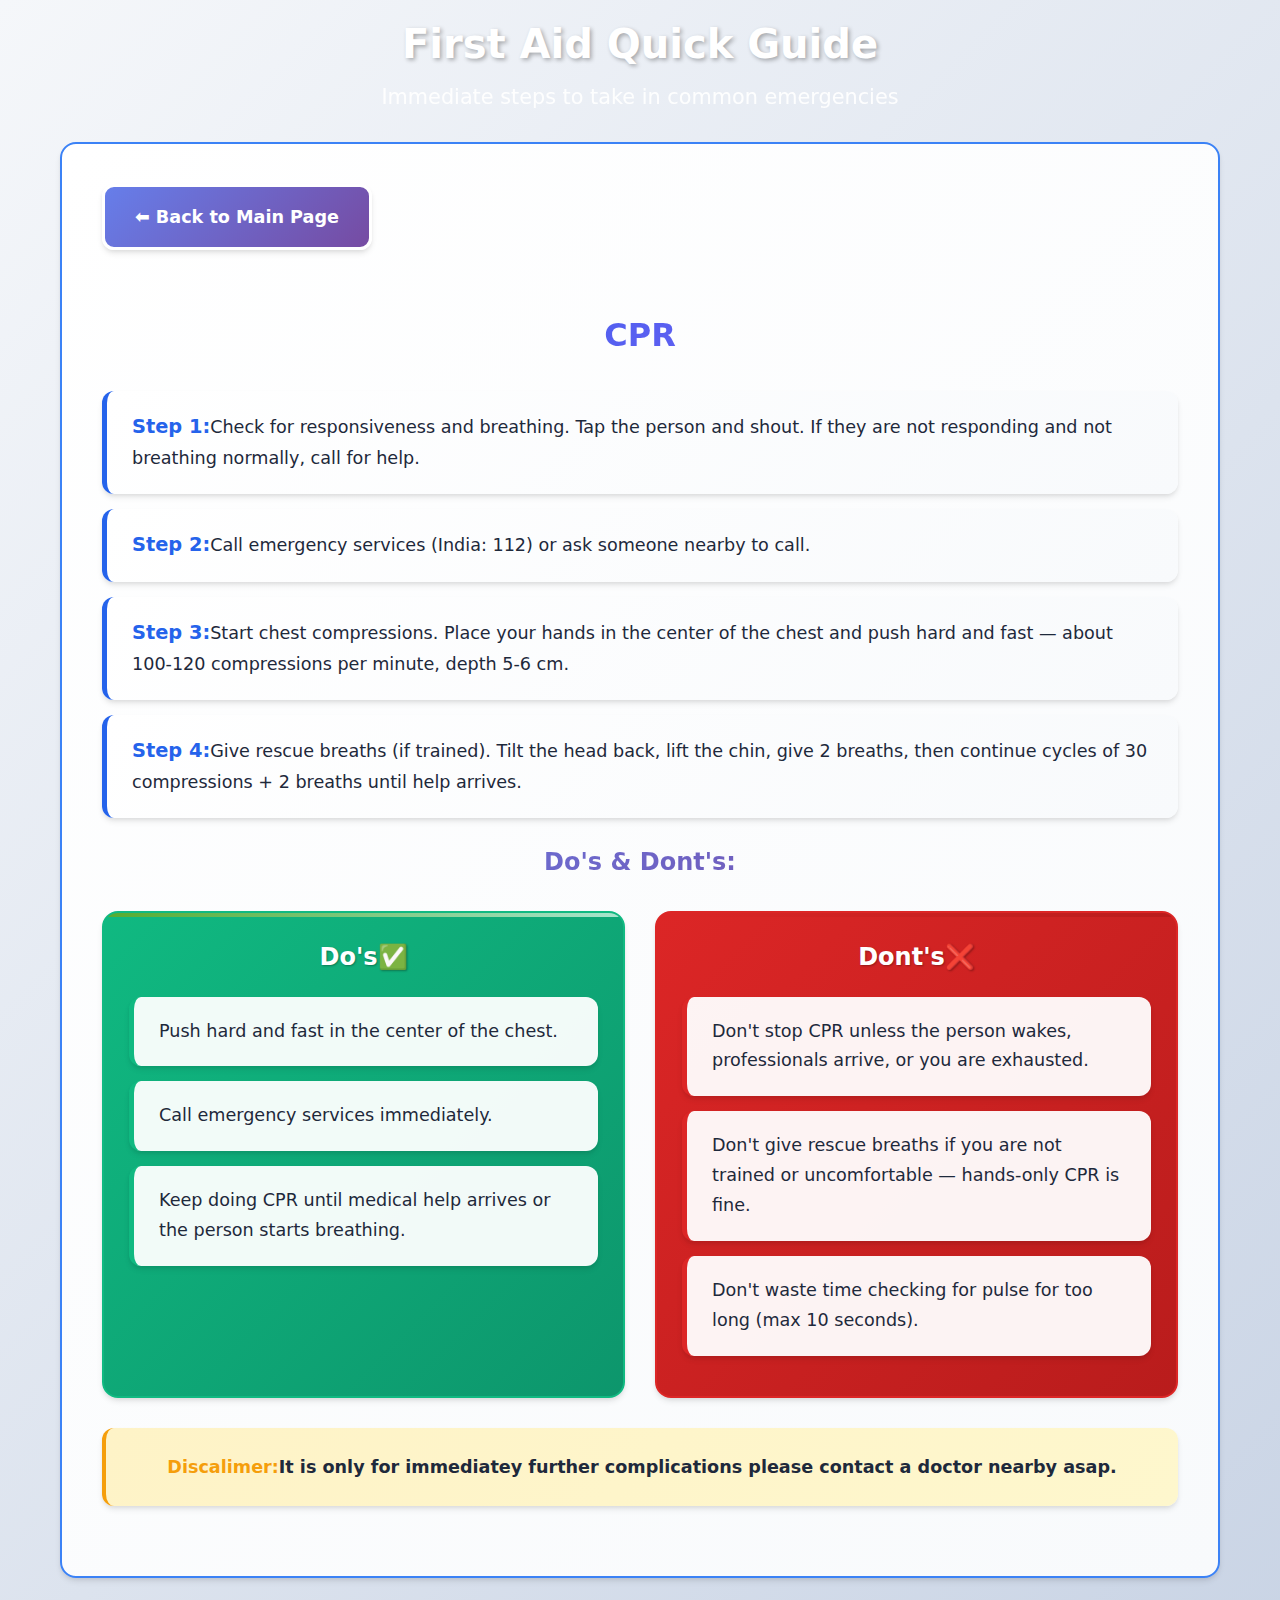
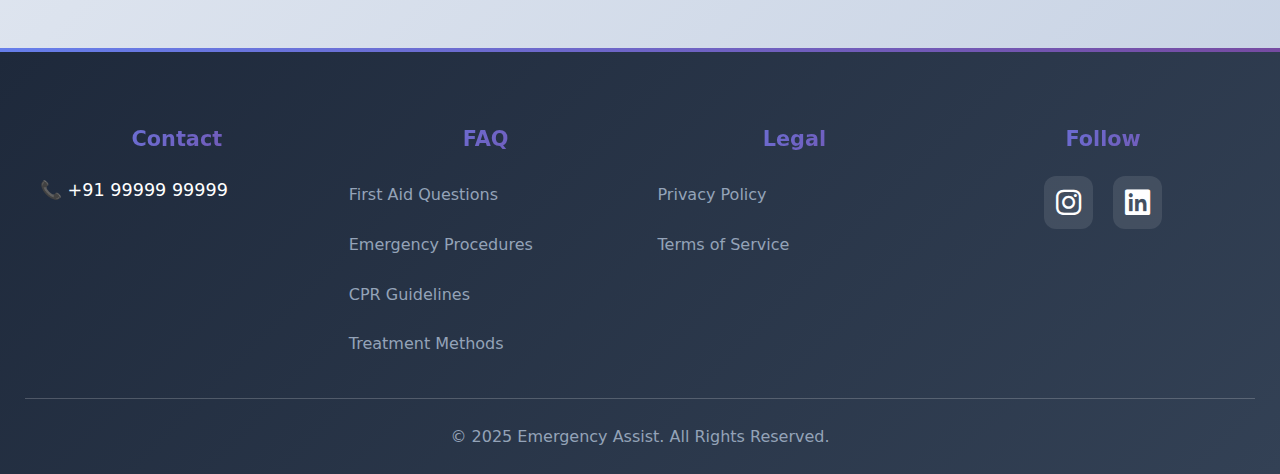
<file: webpro10.html>
<html>
    <head>
        <title>First Aid Guide</title>
        <link rel="stylesheet" type="text/css" href="pagescss.css">
        <link rel="stylesheet" href="https://cdnjs.cloudflare.com/ajax/libs/font-awesome/6.4.0/css/all.min.css">
    </head>
    <body>
        <div class="container">
        <header>   
        <h1>First Aid Quick Guide</h1>
        <p class="subtitle">Immediate steps to take in common emergencies</p>
        </header>
        <div class="content">
        <br><br>
        <a href="index.html" class="nav-button">⬅ Back to Main Page</a>
        <br><br>
        <h2>CPR</h2>
        <!--Here we'll add some images for better understanding-->
        <ul>
            <li><b>Step 1:</b>Check for responsiveness and breathing.
               Tap the person and shout. If they are not responding and not breathing normally, call for help.</li>
            <li><b>Step 2:</b>Call emergency services (India: 112) or ask someone nearby to call.</li>
            <li><b>Step 3:</b>Start chest compressions.
                Place your hands in the center of the chest and push hard and fast — about 100-120 compressions per minute, depth 5-6 cm.</li>
            <li><b>Step 4:</b>Give rescue breaths (if trained).
                Tilt the head back, lift the chin, give 2 breaths, then continue cycles of 30 compressions + 2 breaths until help arrives.</li>
        </ul>
        <br><br>
        <h3>Do's & Dont's:</h3>
        <br>
        <div class="dos-donts">
            <div class="dos">
        <h5>Do's✅</h5>
        <ul>
            <li>Push hard and fast in the center of the chest.</li>
            <li>Call emergency services immediately.</li>
            <li>Keep doing CPR until medical help arrives or the person starts breathing.</li>
        </ul>
        </div>
        <br>
        <div class="donts">
        <h5>Dont's❌</h5>
        <ul>
            <li>Don't stop CPR unless the person wakes, professionals arrive, or you are exhausted.</li>
            <li>Don't give rescue breaths if you are not trained or uncomfortable — hands-only CPR is fine.</li>
            <li>Don't waste time checking for pulse for too long (max 10 seconds).</li>
        </ul>
        </div>
        </div>
        <br><br>
        <div class="disclaimer">
        <p><strong>Discalimer:</strong>It is only for immediatey further complications please contact a doctor nearby  asap.</p>
        </div>
        </div>
        </div>
        <!-- Footer -->
    <footer class="footer">
        <div class="footer-container">
            <div class="footer-contact">
                <h3>Contact</h3>
                <p><a href="tel:+919999999999">📞 +91 99999 99999</a></p>
            </div>
            <div class="footer-faq">
                <h3>FAQ</h3>
                <div class="faq-links">
                    <a href="faq.html" class="faq-link">First Aid Questions</a>
                    <a href="faq.html" class="faq-link">Emergency Procedures</a>
                    <a href="faq.html" class="faq-link">CPR Guidelines</a>
                    <a href="faq.html" class="faq-link">Treatment Methods</a>
                </div>
            </div>
            <div class="footer-links">
                <h3>Legal</h3>
                <div class="legal-links">
                    <a href="privacy-policy.html" class="faq-link">Privacy Policy</a>
                    <a href="terms.html" class="faq-link">Terms of Service</a>
                </div>
            </div>
            <div class="footer-socials">
                <h3>Follow</h3>
                <div class="social-icons">
                    <a href="https://instagram.com/your_profile" target="_blank" aria-label="Instagram" class="social-icon">
                        <i class="fab fa-instagram"></i>
                    </a>
                    <a href="https://linkedin.com/in/your_profile" target="_blank" aria-label="LinkedIn" class="social-icon">
                        <i class="fab fa-linkedin"></i>
                    </a>
                </div>
            </div>
        </div>
        <p class="footer-bottom">© 2025 Emergency Assist. All Rights Reserved.</p>
    </footer>
    </body>
</html>
</file>
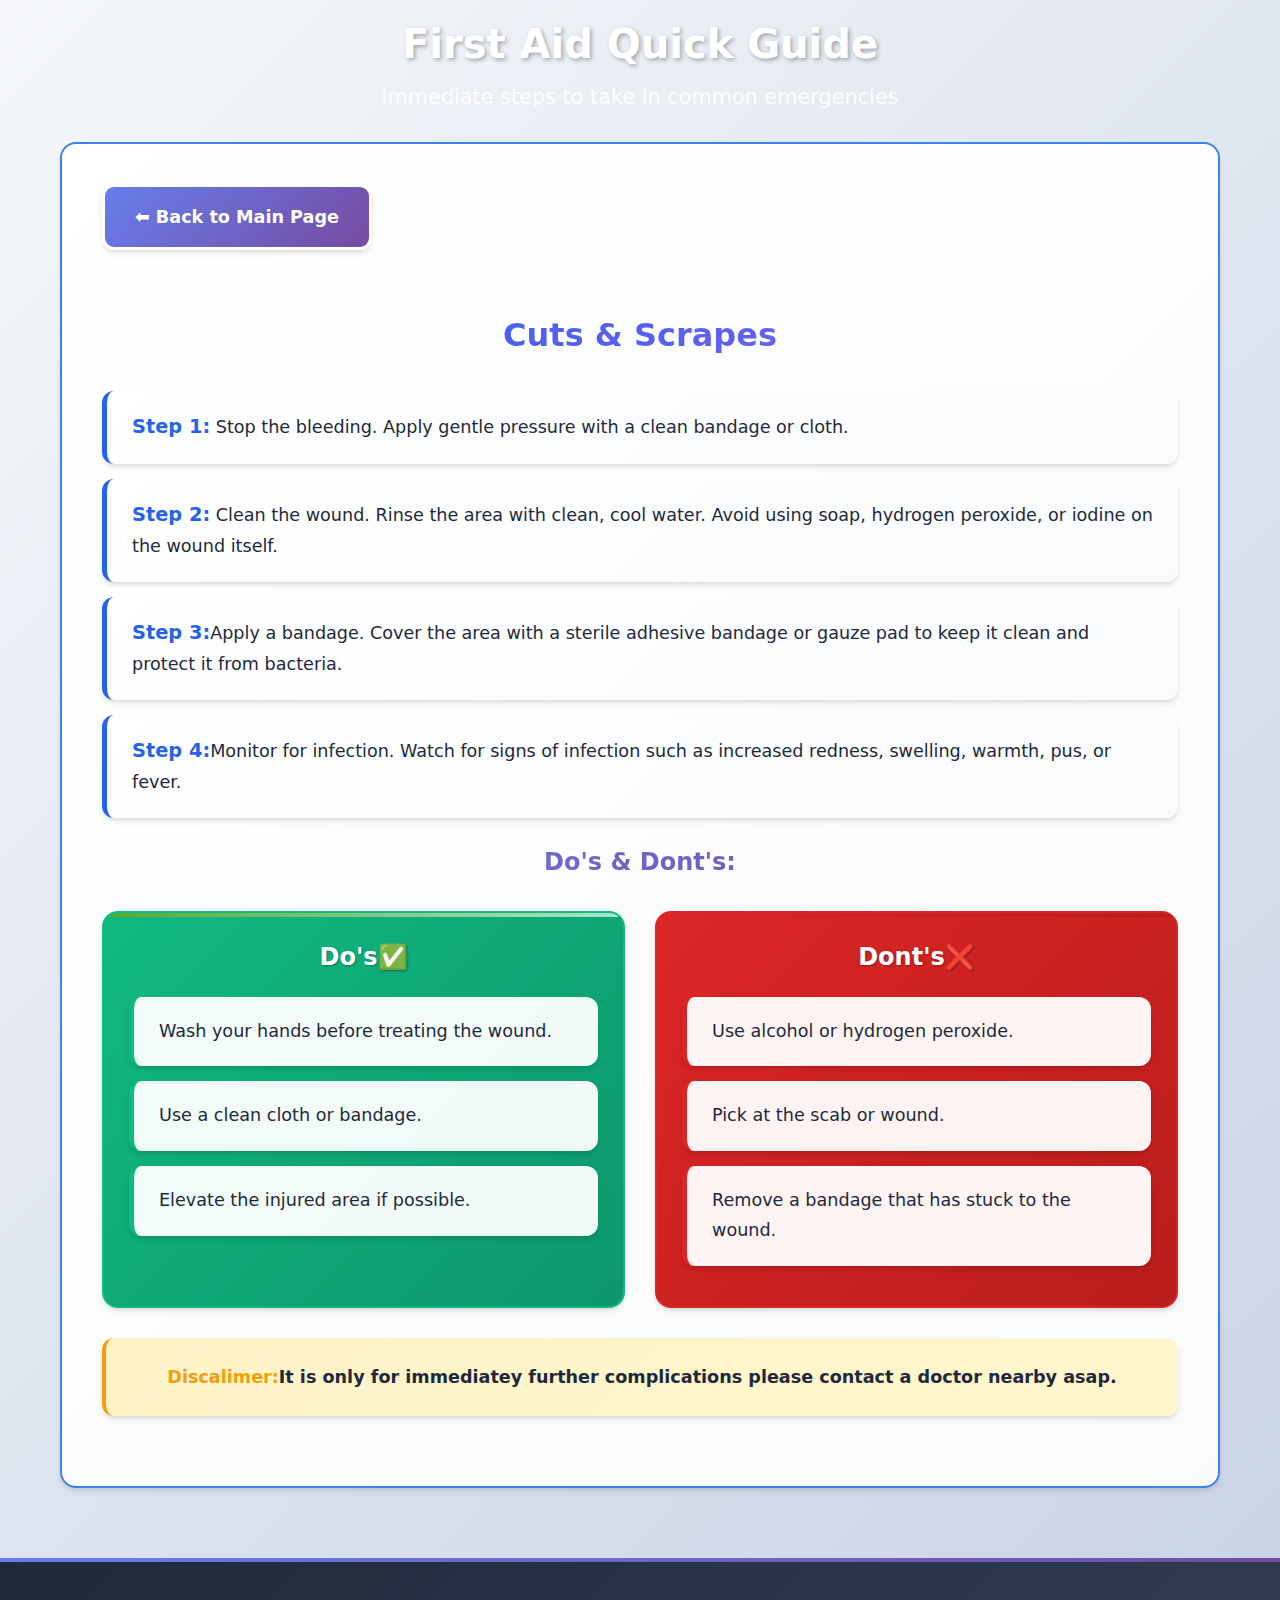
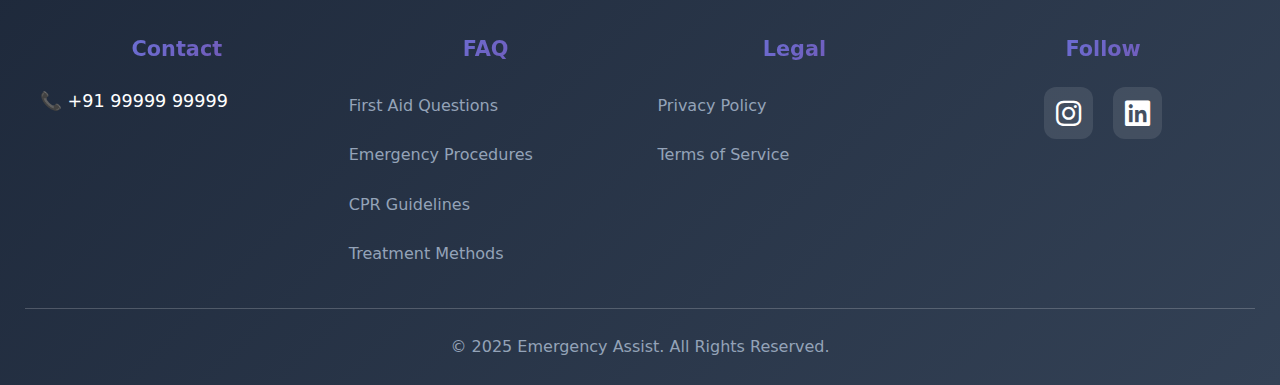
<file: webpro2.html>
<html>
    <head>
        <title>First Aid Guide</title>
        <link rel="stylesheet" type="text/css" href="pagescss.css">
        <link rel="stylesheet" href="https://cdnjs.cloudflare.com/ajax/libs/font-awesome/6.4.0/css/all.min.css">
    </head>
    <body>
        <div class="container">
        <header>   
        <h1>First Aid Quick Guide</h1>
        <p class="subtitle">Immediate steps to take in common emergencies</p>
        </header>
        <div class="content">
        <br><br>
        <a href="webpro.html" class="nav-button">⬅ Back to Main Page</a>
        <br><br>
        <h2>Cuts & Scrapes</h2>
        <!--Here we'll add some images for better understanding-->
        <ul>
            <li><b>Step 1:</b> Stop the bleeding. Apply gentle pressure with a clean bandage or cloth.</li>
            <li><b>Step 2:</b> Clean the wound. Rinse the area with clean, cool water. Avoid using soap, hydrogen peroxide, or iodine on the wound itself.</li>
            <li><b>Step 3:</b>Apply a bandage. Cover the area with a sterile adhesive bandage or gauze pad to keep it clean and protect it from bacteria.</li>
            <li><b>Step 4:</b>Monitor for infection. Watch for signs of infection such as increased redness, swelling, warmth, pus, or fever.</li>
        </ul>
        <br><br>
        <h3>Do's & Dont's:</h3>
        <br>
        <div class="dos-donts">
            <div class="dos">
        <h5>Do's✅</h5>
        <ul>
            <li>Wash your hands before treating the wound.</li>
            <li>Use a clean cloth or bandage.</li>
            <li>Elevate the injured area if possible.</li>
        </ul>
        </div>
        <br>
        <div class="donts">
        <h5>Dont's❌</h5>
        <ul>
            <li>Use alcohol or hydrogen peroxide.</li>
            <li>Pick at the scab or wound.</li>
            <li>Remove a bandage that has stuck to the wound.</li>
        </ul>
        </div>
        </div>
        <br><br>
        <div class="disclaimer">
        <p><strong>Discalimer:</strong>It is only for immediatey further complications please contact a doctor nearby  asap.</p>
        </div>
        </div>
        </div>
        <!-- Footer -->
    <footer class="footer">
        <div class="footer-container">
            <div class="footer-contact">
                <h3>Contact</h3>
                <p><a href="tel:+919999999999">📞 +91 99999 99999</a></p>
            </div>
            <div class="footer-faq">
                <h3>FAQ</h3>
                <div class="faq-links">
                    <a href="faq.html" class="faq-link">First Aid Questions</a>
                    <a href="faq.html" class="faq-link">Emergency Procedures</a>
                    <a href="faq.html" class="faq-link">CPR Guidelines</a>
                    <a href="faq.html" class="faq-link">Treatment Methods</a>
                </div>
            </div>
            <div class="footer-links">
                <h3>Legal</h3>
                <div class="legal-links">
                    <a href="privacy-policy.html" class="faq-link">Privacy Policy</a>
                    <a href="terms.html" class="faq-link">Terms of Service</a>
                </div>
            </div>
            <div class="footer-socials">
                <h3>Follow</h3>
                <div class="social-icons">
                    <a href="https://instagram.com/your_profile" target="_blank" aria-label="Instagram" class="social-icon">
                        <i class="fab fa-instagram"></i>
                    </a>
                    <a href="https://linkedin.com/in/your_profile" target="_blank" aria-label="LinkedIn" class="social-icon">
                        <i class="fab fa-linkedin"></i>
                    </a>
                </div>
            </div>
        </div>
        <p class="footer-bottom">© 2025 Emergency Assist. All Rights Reserved.</p>
    </footer>
    </body>
</html>
</file>
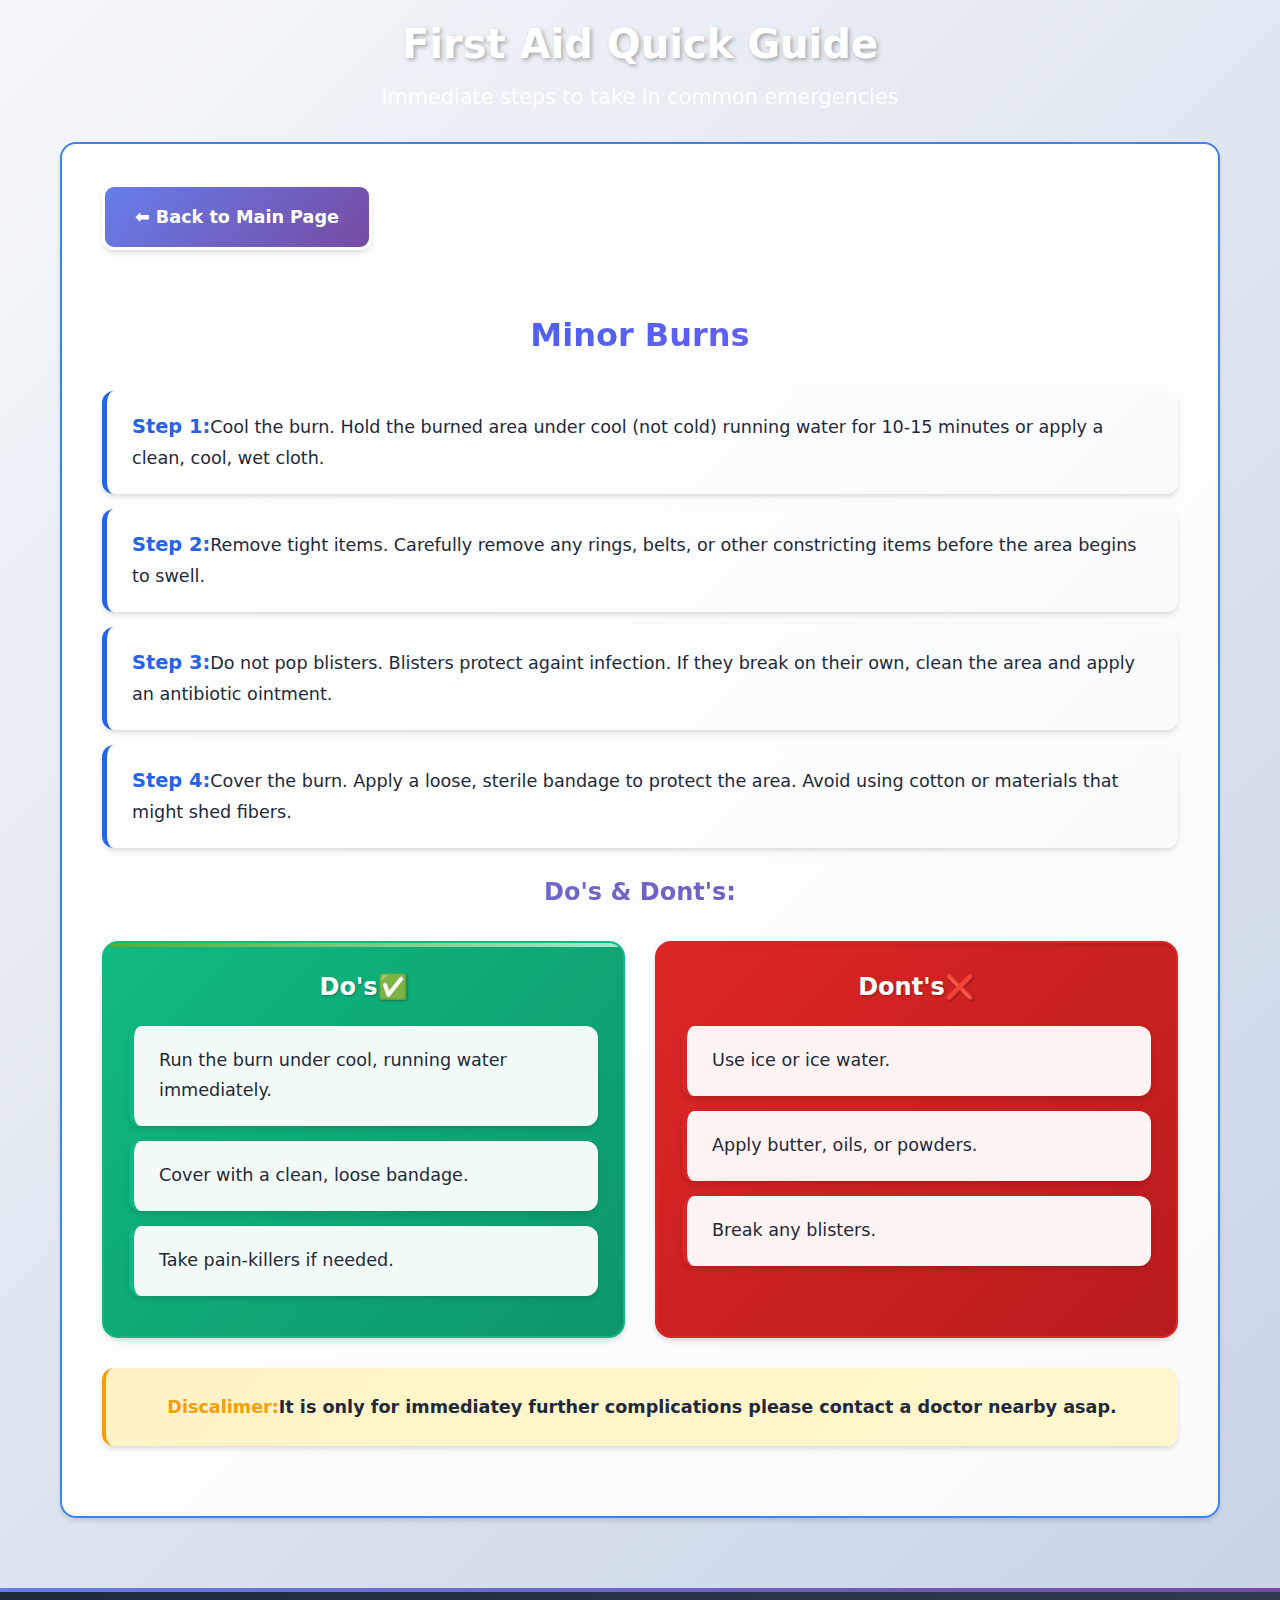
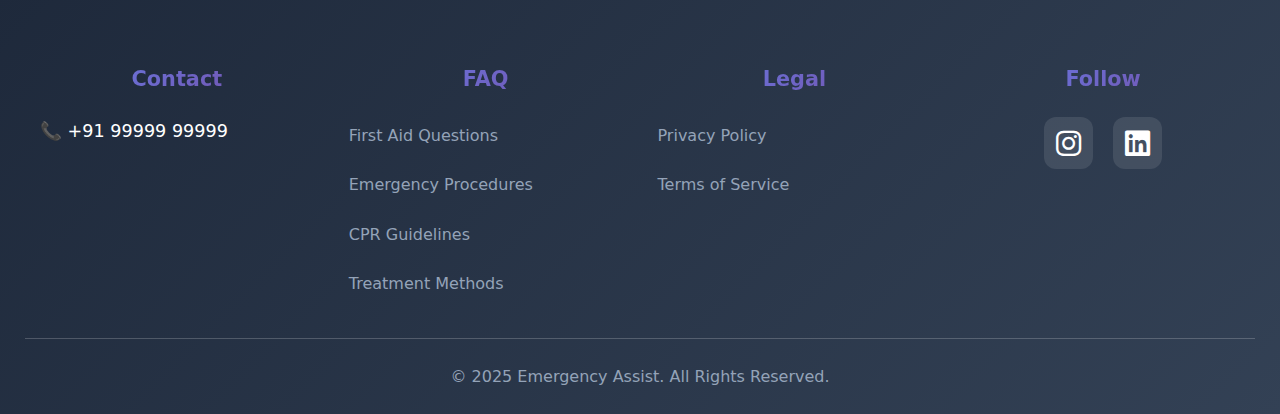
<file: webpro3.html>
<html>
    <head>
        <title>First Aid Guide</title>
        <link rel="stylesheet" type="text/css" href="pagescss.css">
        <link rel="stylesheet" href="https://cdnjs.cloudflare.com/ajax/libs/font-awesome/6.4.0/css/all.min.css">
    </head>
    <body>
        <div class="container">
        <header>
        <h1>First Aid Quick Guide</h1>
        <p class="subtitle">Immediate steps to take in common emergencies</p>
        </header>
        <br><br>
        <div class="content">
        <a href="index.html" class="nav-button"> ⬅ Back to Main Page</a>
        <br><br>
        <h2>Minor Burns</h2>
        <!--Here we'll add some images for better understanding-->
        <ul>
            <li><b>Step 1:</b>Cool the burn. Hold the burned area under cool (not cold) running water for 10-15 minutes or apply a clean, cool, wet cloth.</li>
            <li><b>Step 2:</b>Remove tight items. Carefully remove any rings, belts, or other constricting items before the area begins to swell.</li>
            <li><b>Step 3:</b>Do not pop blisters. Blisters protect againt infection. If they break on their own, clean the area and apply an antibiotic ointment.</li>
            <li><b>Step 4:</b>Cover the burn. Apply a loose, sterile bandage to protect the area. Avoid using cotton or materials that might shed fibers.</li>
        </ul>
        <br><br>
        <h3>Do's & Dont's:</h3>
        <br>
        <div class="dos-donts">
            <div class="dos">
        <h5>Do's✅</h5>
        <ul>
            <li>Run the burn under cool, running water immediately.</li>
            <li>Cover with a clean, loose bandage.</li>
            <li>Take pain-killers if needed.</li>
        </ul>
        </div>
        <br>
        <div class="donts">
        <h5>Dont's❌</h5>
        <ul>
            <li>Use ice or ice water.</li>
            <li>Apply butter, oils, or powders.</li>
            <li>Break any blisters.</li>
        </ul>
        </div>
        </div>
        <br><br>
        <div class="disclaimer">
        <p><strong>Discalimer:</strong>It is only for immediatey further complications please contact a doctor nearby  asap.</p>
        </div>
        </div>  
        </div>
         <!-- Footer -->
    <footer class="footer">
        <div class="footer-container">
            <div class="footer-contact">
                <h3>Contact</h3>
                <p><a href="tel:+919999999999">📞 +91 99999 99999</a></p>
            </div>
            <div class="footer-faq">
                <h3>FAQ</h3>
                <div class="faq-links">
                    <a href="faq.html" class="faq-link">First Aid Questions</a>
                    <a href="faq.html" class="faq-link">Emergency Procedures</a>
                    <a href="faq.html" class="faq-link">CPR Guidelines</a>
                    <a href="faq.html" class="faq-link">Treatment Methods</a>
                </div>
            </div>
            <div class="footer-links">
                <h3>Legal</h3>
                <div class="legal-links">
                    <a href="privacy-policy.html" class="faq-link">Privacy Policy</a>
                    <a href="terms.html" class="faq-link">Terms of Service</a>
                </div>
            </div>
            <div class="footer-socials">
                <h3>Follow</h3>
                <div class="social-icons">
                    <a href="https://instagram.com/your_profile" target="_blank" aria-label="Instagram" class="social-icon">
                        <i class="fab fa-instagram"></i>
                    </a>
                    <a href="https://linkedin.com/in/your_profile" target="_blank" aria-label="LinkedIn" class="social-icon">
                        <i class="fab fa-linkedin"></i>
                    </a>
                </div>
            </div>
        </div>
        <p class="footer-bottom">© 2025 Emergency Assist. All Rights Reserved.</p>
    </footer>
    </body>
</html>
</file>
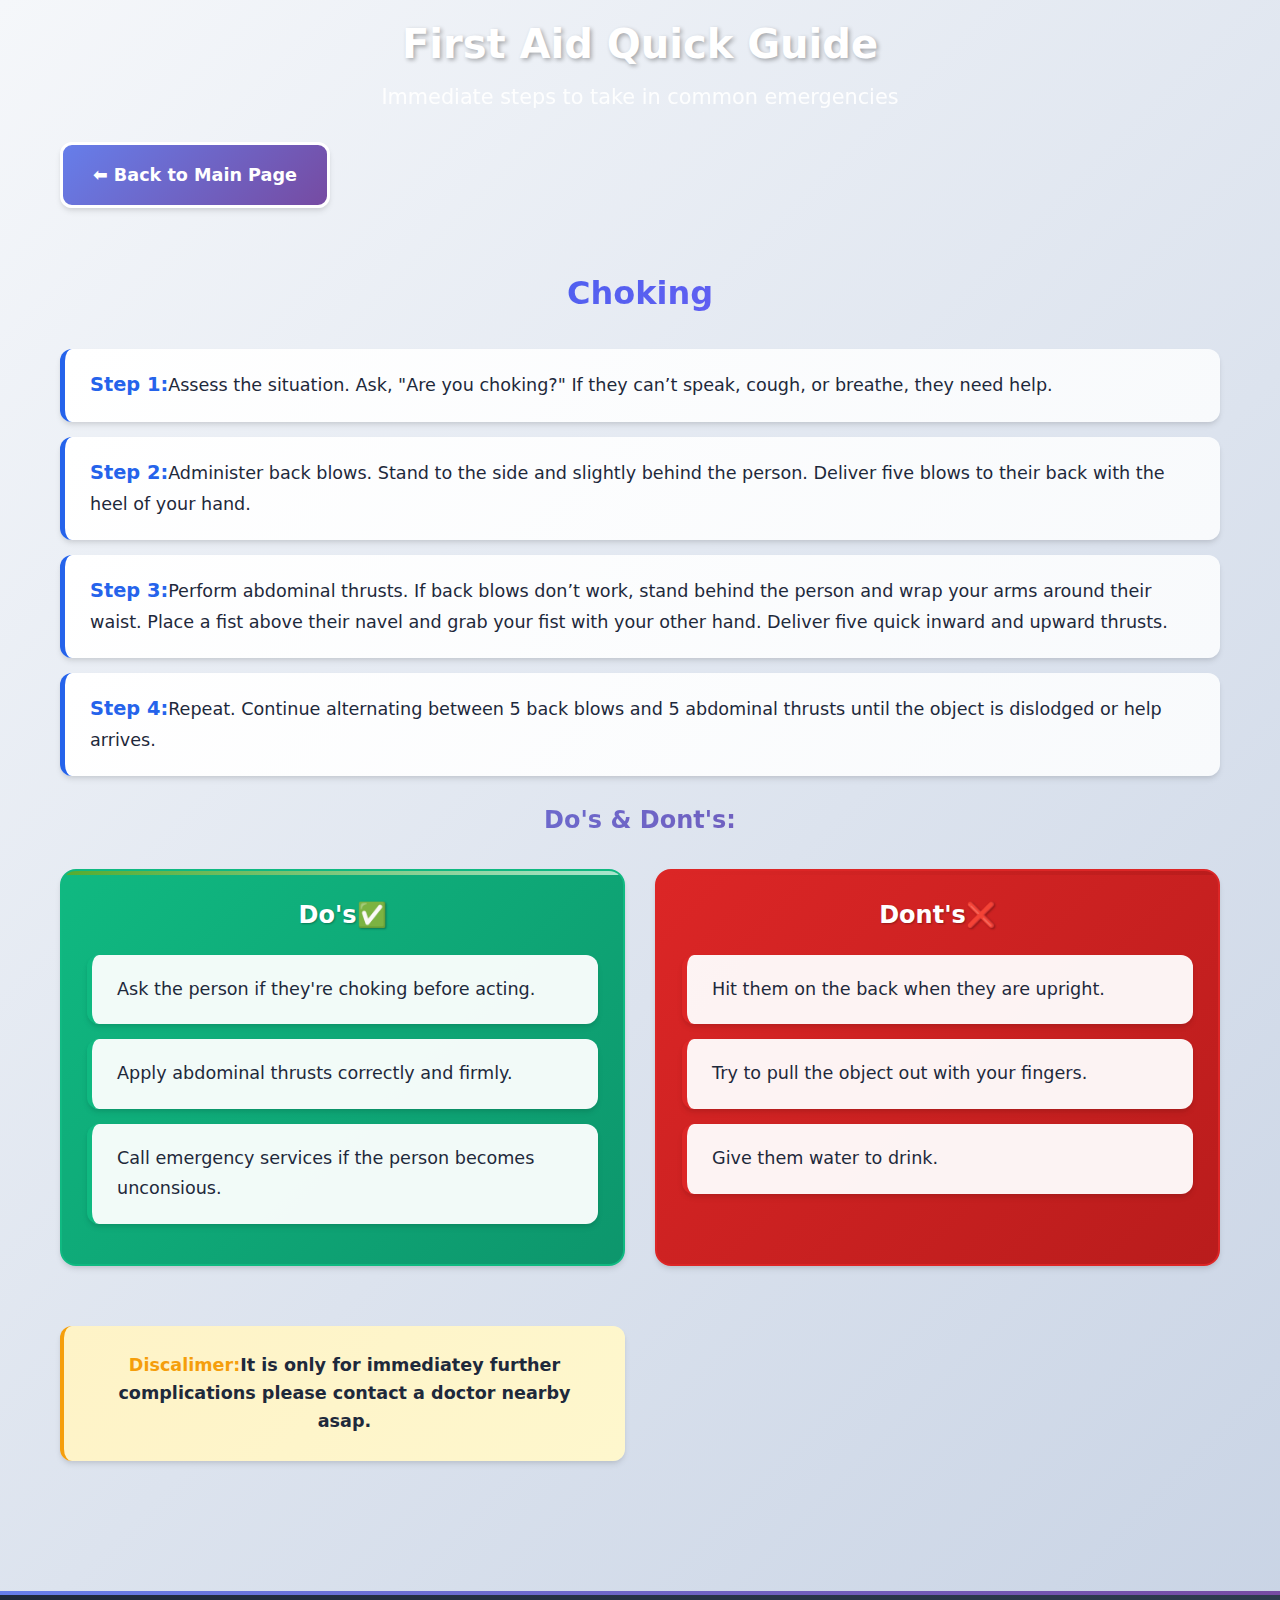
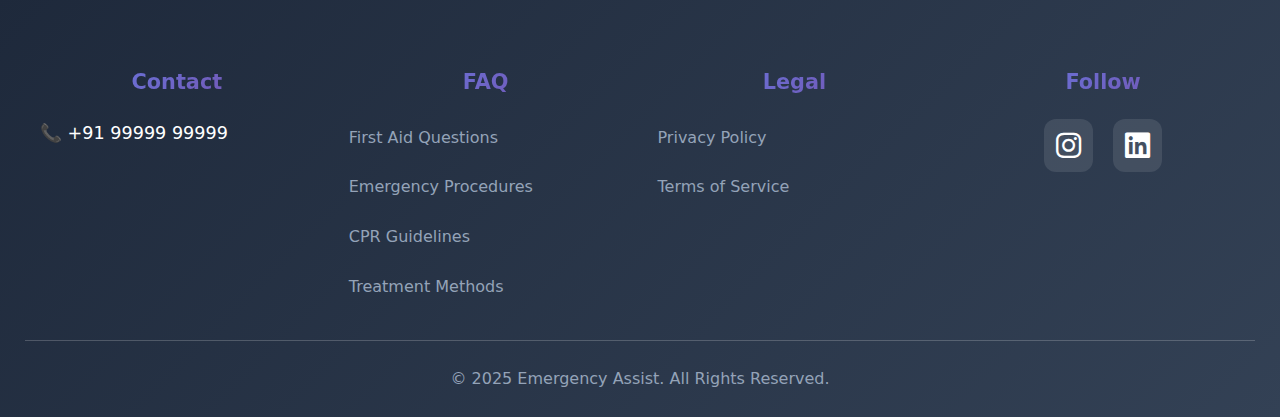
<file: webpro4.html>
<html>
    <head>
        <title>First Aid Guide</title>
        <link rel="stylesheet" type="text/css" href="pagescss.css">
        <link rel="stylesheet" href="https://cdnjs.cloudflare.com/ajax/libs/font-awesome/6.4.0/css/all.min.css">
    </head>
    <body>
        <div class="container">
        <header>
        <h1>First Aid Quick Guide</h1>
        <p class="subtitle">Immediate steps to take in common emergencies</p>
        </header>
        <br><br>
        <a href="webpro.html" class="nav-button">⬅ Back to Main Page</a>
        <br><br>
        <h2>Choking</h2>
        <!--Here we'll add some images for better understanding-->
        <ul>
            <li><b>Step 1:</b>Assess the situation. Ask, "Are you choking?" If they can’t speak, cough, or breathe, they need help.</li>
            <li><b>Step 2:</b>Administer back blows. Stand to the side and slightly behind the person. Deliver five blows to their back with the heel of your hand.</li>
            <li><b>Step 3:</b>Perform abdominal thrusts. If back blows don’t work, stand behind the person and wrap your arms around their waist. Place a fist above their navel and grab your fist with your other hand. Deliver five quick inward and upward thrusts.</li>
            <li><b>Step 4:</b>Repeat. Continue alternating between 5 back blows and 5 abdominal thrusts until the object is dislodged or help arrives.</li>
        </ul>
        <br><br>
        <h3>Do's & Dont's:</h3>
        <br>
        <div class="dos-donts">
            <div class="dos">
        <h5>Do's✅</h5>
        <ul>
            <li>Ask the person if they're choking before acting.</li>
            <li>Apply abdominal thrusts correctly and firmly.</li>
            <li>Call emergency services if the person becomes unconsious.</li>
        </ul>
        </div>
        <br>
        <div class="donts">
        <h5>Dont's❌</h5>
        <ul>
            <li>Hit them on the back when they are upright.</li>
            <li>Try to pull the object out with your fingers.</li>
            <li>Give them water to drink.</li>
        </ul>
        </div>
        <br><br>
        <div class="disclaimer">
        <p><strong>Discalimer:</strong>It is only for immediatey further complications please contact a doctor nearby  asap.</p>
        </div>
        </div>  
        </div>
         <!-- Footer -->
    <footer class="footer">
        <div class="footer-container">
            <div class="footer-contact">
                <h3>Contact</h3>
                <p><a href="tel:+919999999999">📞 +91 99999 99999</a></p>
            </div>
            <div class="footer-faq">
                <h3>FAQ</h3>
                <div class="faq-links">
                    <a href="faq.html" class="faq-link">First Aid Questions</a>
                    <a href="faq.html" class="faq-link">Emergency Procedures</a>
                    <a href="faq.html" class="faq-link">CPR Guidelines</a>
                    <a href="faq.html" class="faq-link">Treatment Methods</a>
                </div>
            </div>
            <div class="footer-links">
                <h3>Legal</h3>
                <div class="legal-links">
                    <a href="privacy-policy.html" class="faq-link">Privacy Policy</a>
                    <a href="terms.html" class="faq-link">Terms of Service</a>
                </div>
            </div>
            <div class="footer-socials">
                <h3>Follow</h3>
                <div class="social-icons">
                    <a href="https://instagram.com/your_profile" target="_blank" aria-label="Instagram" class="social-icon">
                        <i class="fab fa-instagram"></i>
                    </a>
                    <a href="https://linkedin.com/in/your_profile" target="_blank" aria-label="LinkedIn" class="social-icon">
                        <i class="fab fa-linkedin"></i>
                    </a>
                </div>
            </div>
        </div>
        <p class="footer-bottom">© 2025 Emergency Assist. All Rights Reserved.</p>
    </footer>

    </body>
</html>
</file>
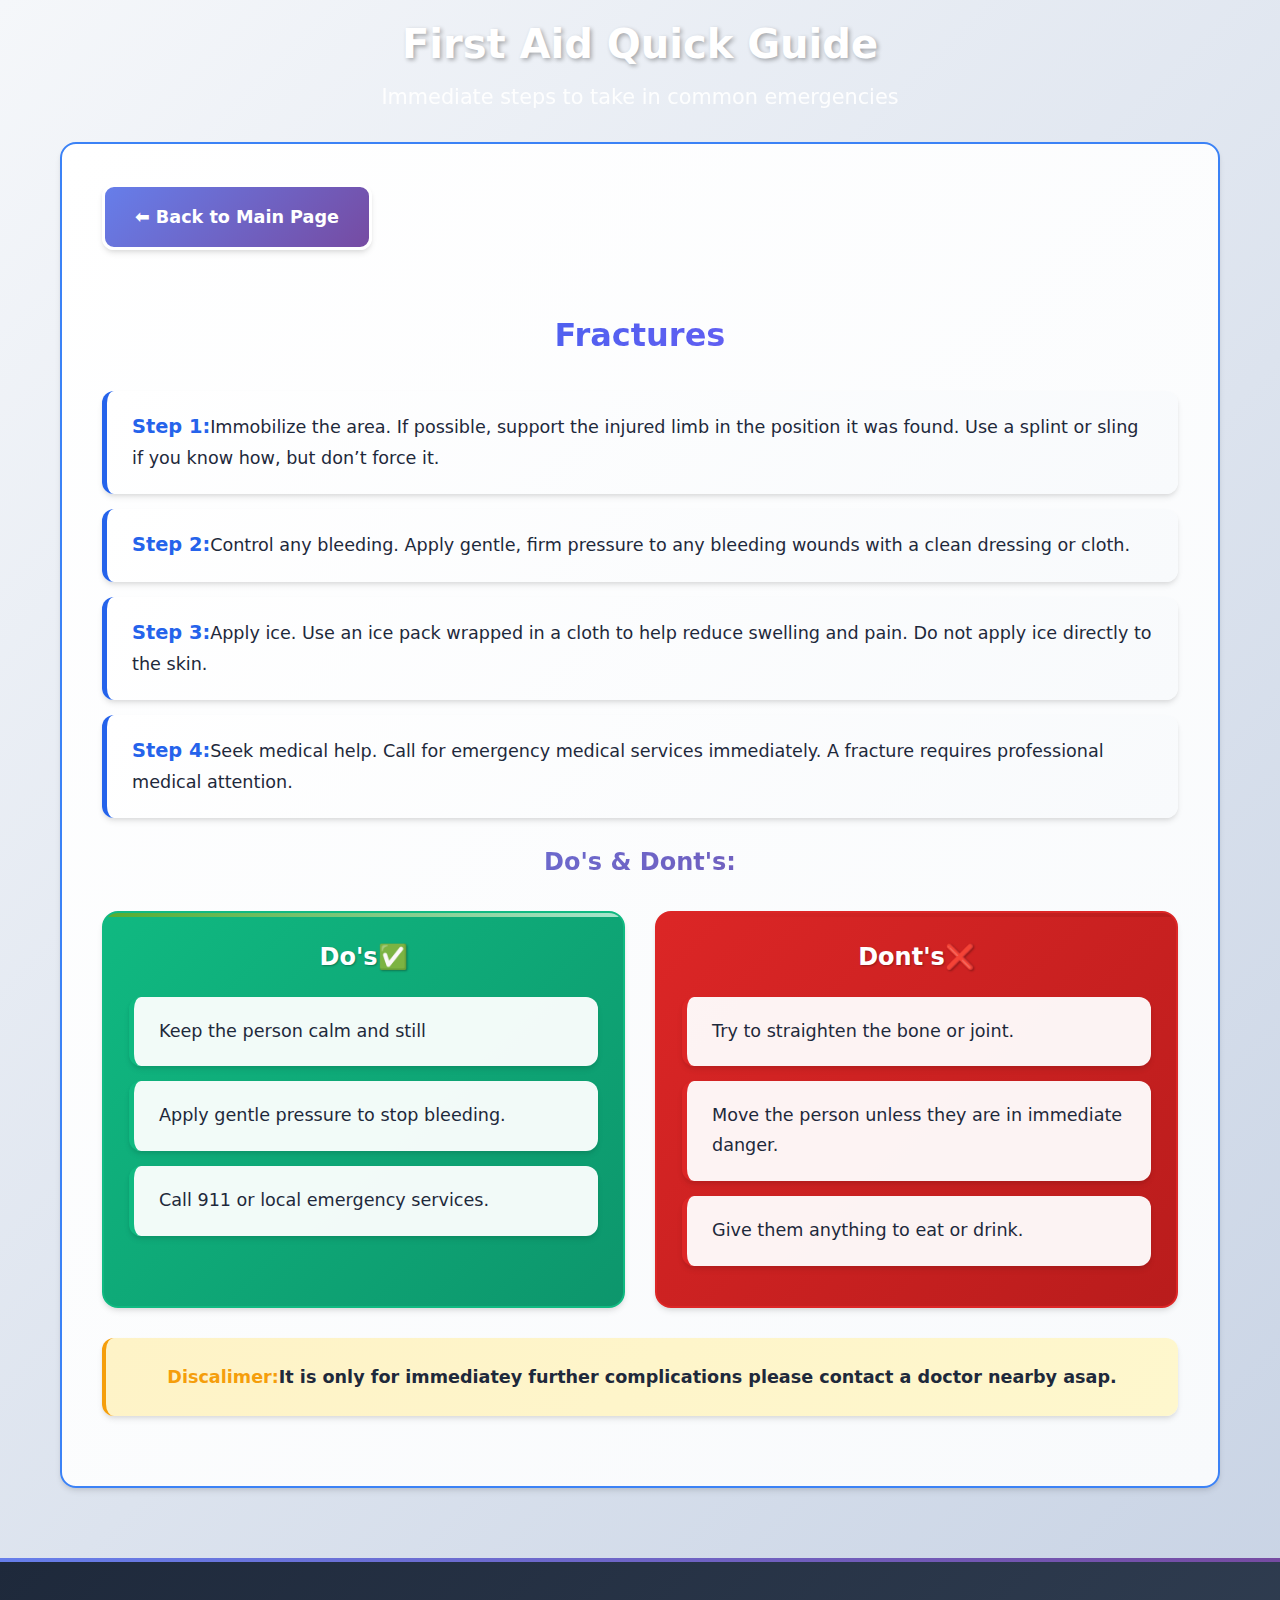
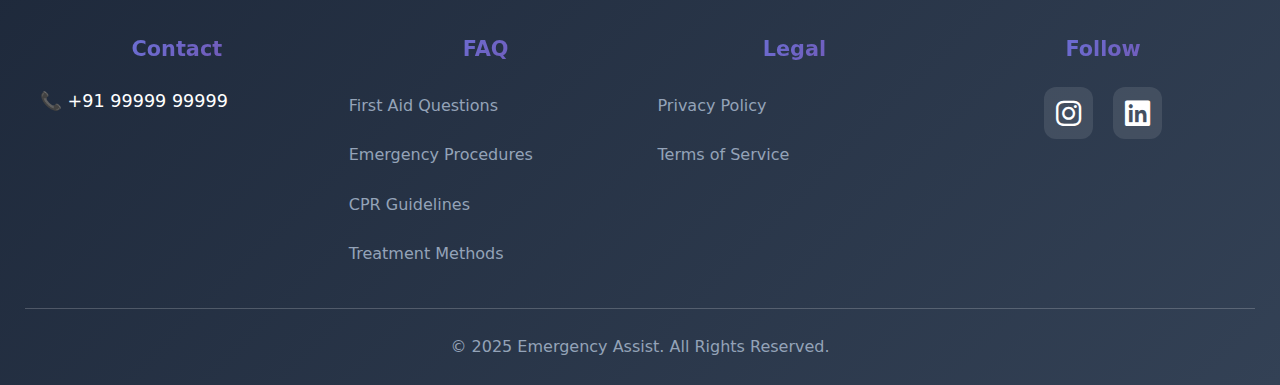
<file: webpro5.html>
<html>
    <head>
        <title>First Aid Guide</title>
        <link rel="stylesheet" type="text/css" href="pagescss.css">
        <link rel="stylesheet" href="https://cdnjs.cloudflare.com/ajax/libs/font-awesome/6.4.0/css/all.min.css">
    </head>
    <body>
        <div class="container">
        <header>
        <h1>First Aid Quick Guide</h1>
        <p class="subtitle">Immediate steps to take in common emergencies</p>
        </header>
        <div class="content">
        <br><br>
        <a href="index.html" class="nav-button">⬅ Back to Main Page</a>
        <br><br>
        <h2>Fractures</h2>
        <!--Here we'll add some images for better understanding-->
        <ul>
            <li><b>Step 1:</b>Immobilize the area. If possible, support the injured limb in the position it was found. Use a splint or sling if you know how, but don’t force it.</li>
            <li><b>Step 2:</b>Control any bleeding. Apply gentle, firm pressure to any bleeding wounds with a clean dressing or cloth.</li>
            <li><b>Step 3:</b>Apply ice. Use an ice pack wrapped in a cloth to help reduce swelling and pain. Do not apply ice directly to the skin.</li>
            <li><b>Step 4:</b>Seek medical help. Call for emergency medical services immediately. A fracture requires professional medical attention.</li>
        </ul>
        <br><br>
        <h3>Do's & Dont's:</h3>
        <br>
        <div class="dos-donts">
            <div class="dos">
        <h5>Do's✅</h5>
        <ul>
            <li>Keep the person calm and still</li>
            <li>Apply gentle pressure to stop bleeding.</li>
            <li>Call 911 or local emergency services.</li>
        </ul>
        </div>
        <br>
        <div class="donts">
        <h5>Dont's❌</h5>
        <ul>
            <li>Try to straighten the bone or joint.</li>
            <li>Move the person unless they are in immediate danger.</li>
            <li>Give them anything to eat or drink.</li>
        </ul>
        </div>
        </div>
         <div class="disclaimer">
        <p><strong>Discalimer:</strong>It is only for immediatey further complications please contact a doctor nearby  asap.</p>
        </div>
        </div>
        </div>
        <!-- Footer -->
    <footer class="footer">
        <div class="footer-container">
            <div class="footer-contact">
                <h3>Contact</h3>
                <p><a href="tel:+919999999999">📞 +91 99999 99999</a></p>
            </div>
            <div class="footer-faq">
                <h3>FAQ</h3>
                <div class="faq-links">
                    <a href="faq.html" class="faq-link">First Aid Questions</a>
                    <a href="faq.html" class="faq-link">Emergency Procedures</a>
                    <a href="faq.html" class="faq-link">CPR Guidelines</a>
                    <a href="faq.html" class="faq-link">Treatment Methods</a>
                </div>
            </div>
            <div class="footer-links">
                <h3>Legal</h3>
                <div class="legal-links">
                    <a href="privacy-policy.html" class="faq-link">Privacy Policy</a>
                    <a href="terms.html" class="faq-link">Terms of Service</a>
                </div>
            </div>
            <div class="footer-socials">
                <h3>Follow</h3>
                <div class="social-icons">
                    <a href="https://instagram.com/your_profile" target="_blank" aria-label="Instagram" class="social-icon">
                        <i class="fab fa-instagram"></i>
                    </a>
                    <a href="https://linkedin.com/in/your_profile" target="_blank" aria-label="LinkedIn" class="social-icon">
                        <i class="fab fa-linkedin"></i>
                    </a>
                </div>
            </div>
        </div>
        <p class="footer-bottom">© 2025 Emergency Assist. All Rights Reserved.</p>
    </footer>
    </body>
</html>
</file>
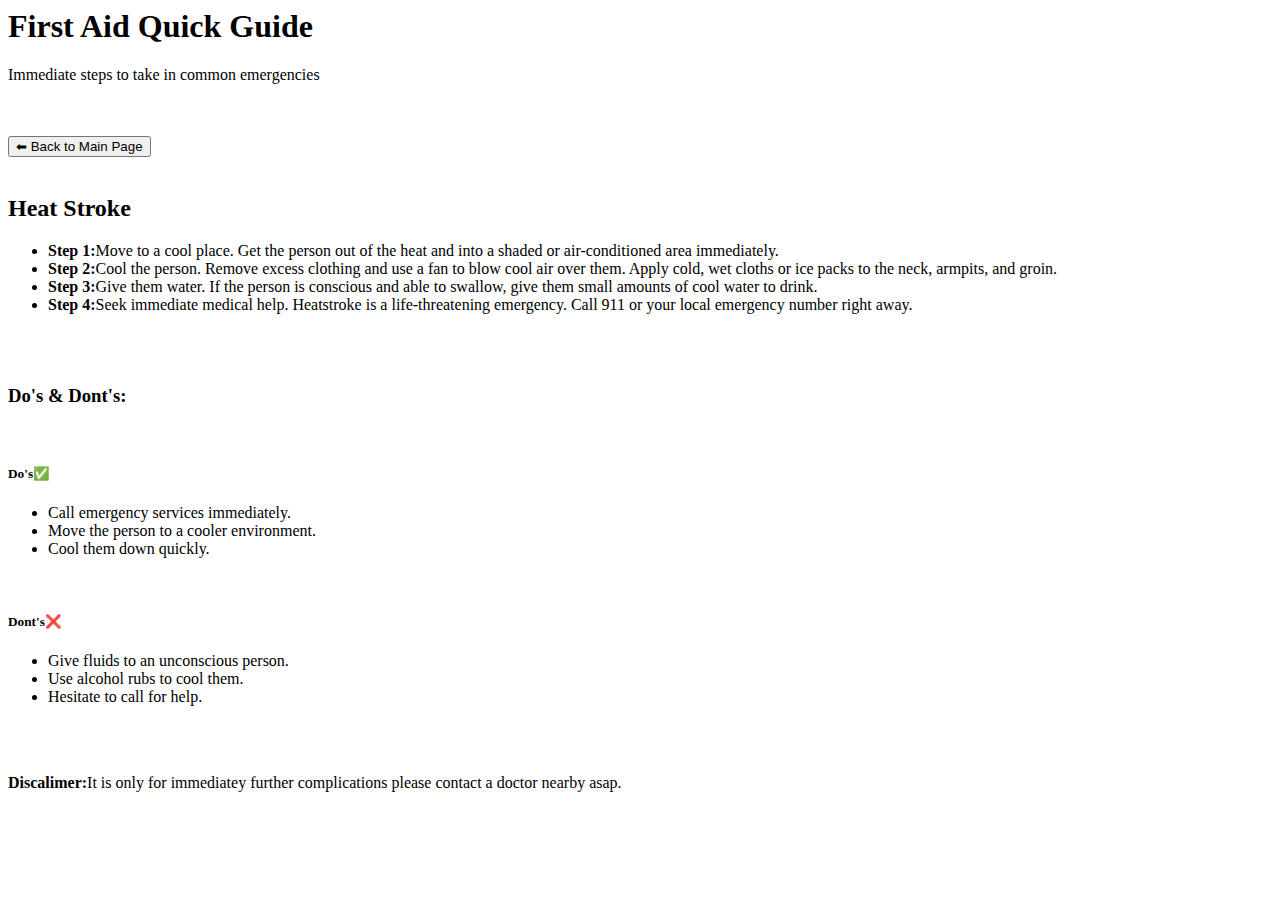
<file: webpro6.html>
<html>
    <head>
        <title>First Aid Guide</title>
    </head>
    <body>
        <h1>First Aid Quick Guide</h1>
        <p>Immediate steps to take in common emergencies</p>
        <br><br>
        <button onclick="window.location.href='webpro.html'">⬅ Back to Main Page</button>
        <br><br>
        <h2>Heat Stroke</h2>
        <!--Here we'll add some images for better understanding-->
        <ul>
            <li><b>Step 1:</b>Move to a cool place. Get the person out of the heat and into a shaded or air-conditioned area immediately.</li>
            <li><b>Step 2:</b>Cool the person. Remove excess clothing and use a fan to blow cool air over them. Apply cold, wet cloths or ice packs to the neck, armpits, and groin.</li>
            <li><b>Step 3:</b>Give them water. If the person is conscious and able to swallow, give them small amounts of cool water to drink.</li>
            <li><b>Step 4:</b>Seek immediate medical help. Heatstroke is a life-threatening emergency. Call 911 or your local emergency number right away.</li>
        </ul>
        <br><br>
        <h3>Do's & Dont's:</h3>
        <br>
        <h5>Do's✅</h5>
        <ul>
            <li>Call emergency services immediately.</li>
            <li>Move the person to a cooler environment.</li>
            <li>Cool them down quickly.</li>
        </ul>
        <br>
        <h5>Dont's❌</h5>
        <ul>
            <li>Give fluids to an unconscious person.</li>
            <li>Use alcohol rubs to cool them.</li>
            <li>Hesitate to call for help.</li>
        </ul>
        <br><br>
        <p><strong>Discalimer:</strong>It is only for immediatey further complications please contact a doctor nearby  asap.</p>
    </body>
</html>
</file>
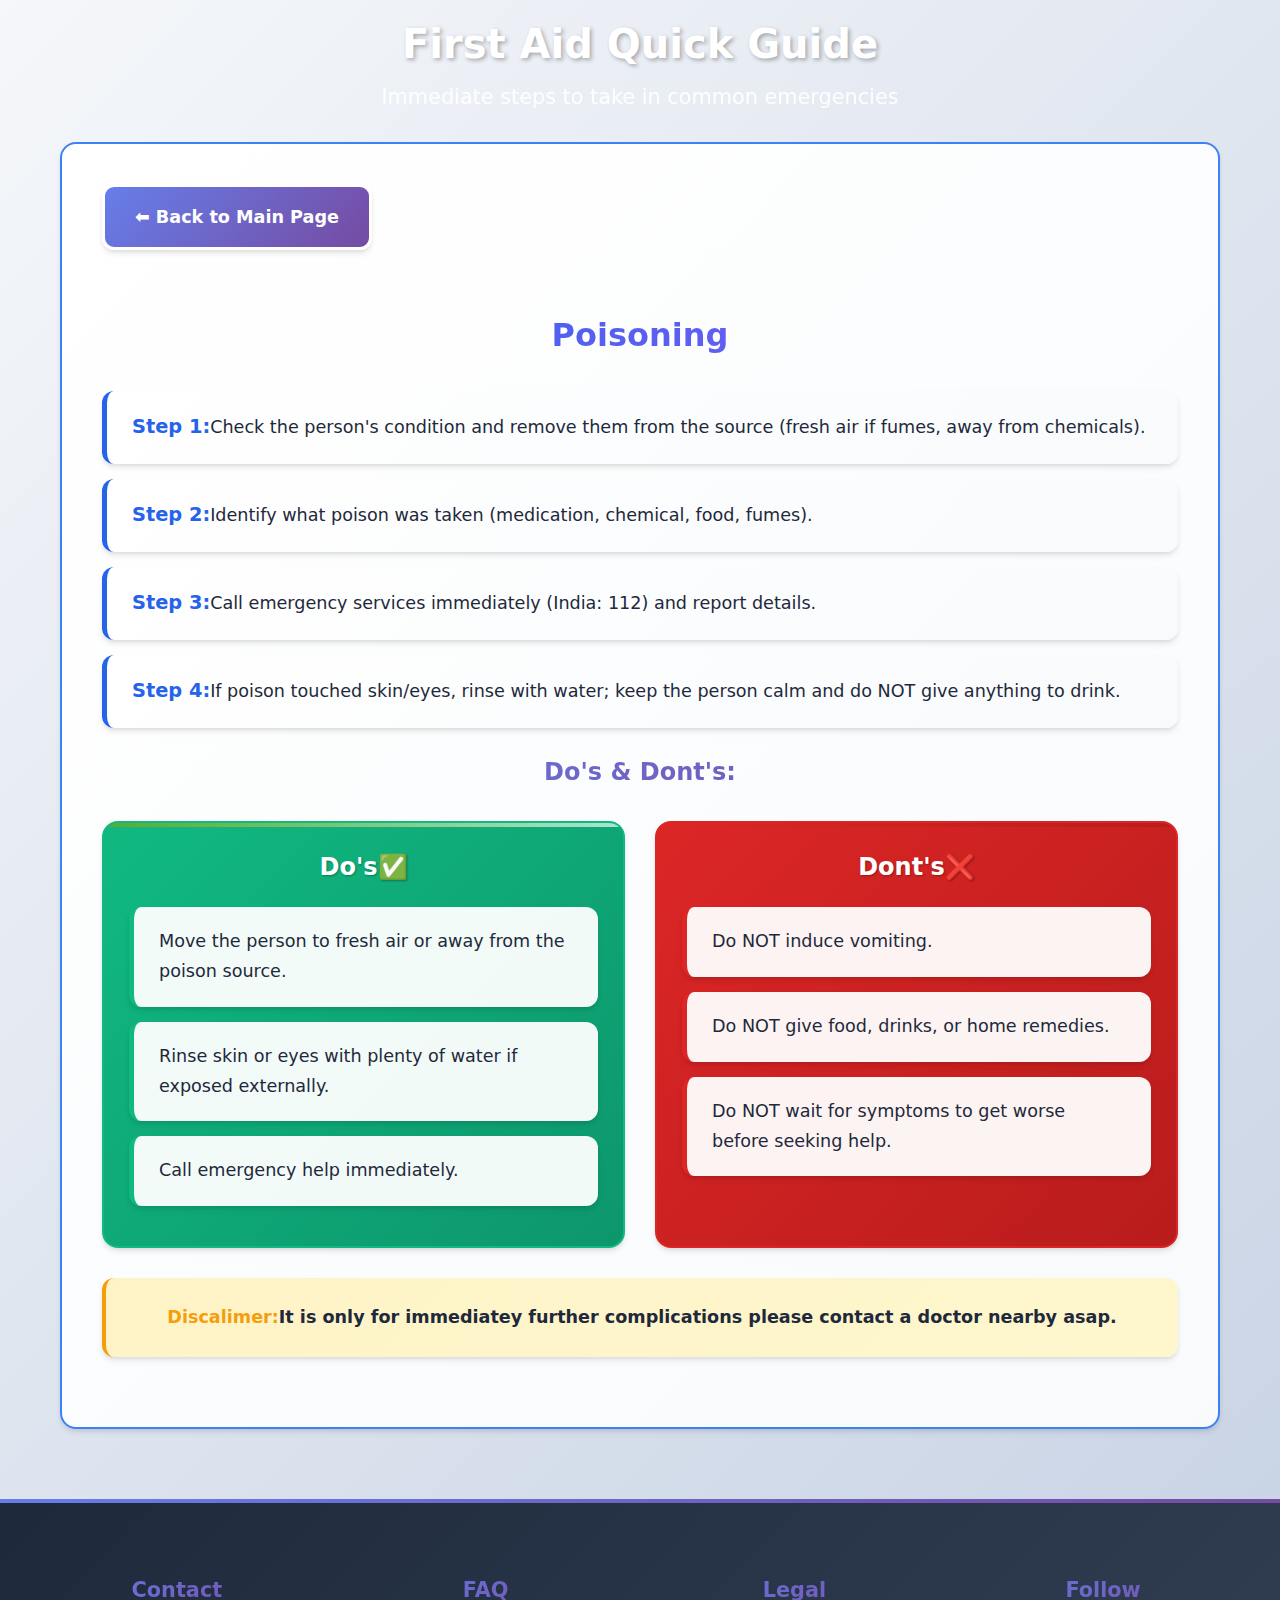
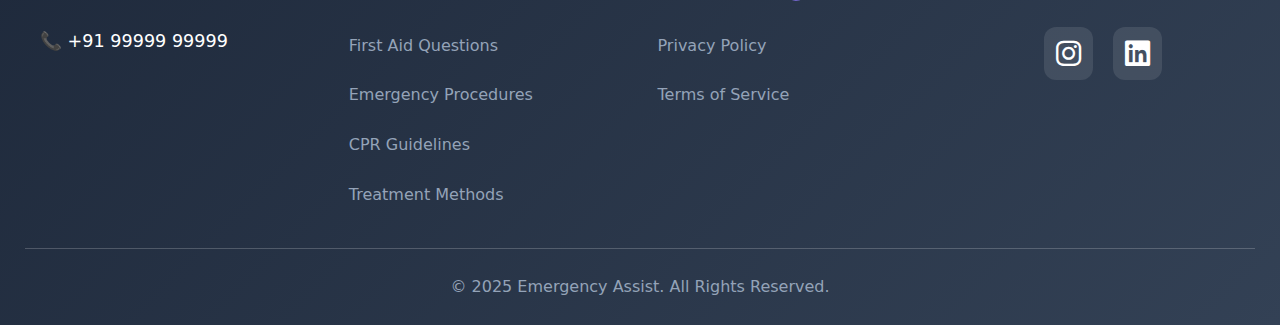
<file: webpro7.html>
<html>
    <head>
        <title>First Aid Guide</title>
        <link rel="stylesheet" type="text/css" href="pagescss.css">
        <link rel="stylesheet" href="https://cdnjs.cloudflare.com/ajax/libs/font-awesome/6.4.0/css/all.min.css">
    </head>
    <body>
        <div class="container">
        <header>   
        <h1>First Aid Quick Guide</h1>
        <p class="subtitle">Immediate steps to take in common emergencies</p>
        </header>
        <div class="content">
        <br><br>
        <a href="index.html" class="nav-button">⬅ Back to Main Page</a>
        <br><br>
        <h2>Poisoning</h2>
        <!--Here we'll add some images for better understanding-->
        <ul>
            <li><b>Step 1:</b>Check the person's condition and remove them from the source (fresh air if fumes, away from chemicals).</li>
            <li><b>Step 2:</b>Identify what poison was taken (medication, chemical, food, fumes).</li>
            <li><b>Step 3:</b>Call emergency services immediately (India: 112) and report details.</li>
            <li><b>Step 4:</b>If poison touched skin/eyes, rinse with water; keep the person calm and do NOT give anything to drink.</li>
        </ul>
        <br><br>
        <h3>Do's & Dont's:</h3>
        <br>
        <div class="dos-donts">
            <div class="dos">
        <h5>Do's✅</h5>
        <ul>
            <li>Move the person to fresh air or away from the poison source.</li>
            <li>Rinse skin or eyes with plenty of water if exposed externally.</li>
            <li>Call emergency help immediately.</li>
        </ul>
        </div>
        <br>
        <div class="donts">
        <h5>Dont's❌</h5>
        <ul>
            <li>Do NOT induce vomiting.</li>
            <li>Do NOT give food, drinks, or home remedies.</li>
            <li>Do NOT wait for symptoms to get worse before seeking help.</li>
        </ul>
        </div>
        </div>
        <br><br>
        <div class="disclaimer">
        <p><strong>Discalimer:</strong>It is only for immediatey further complications please contact a doctor nearby  asap.</p>
        </div>
        </div>
        </div>
        <!-- Footer -->
    <footer class="footer">
        <div class="footer-container">
            <div class="footer-contact">
                <h3>Contact</h3>
                <p><a href="tel:+919999999999">📞 +91 99999 99999</a></p>
            </div>
            <div class="footer-faq">
                <h3>FAQ</h3>
                <div class="faq-links">
                    <a href="faq.html" class="faq-link">First Aid Questions</a>
                    <a href="faq.html" class="faq-link">Emergency Procedures</a>
                    <a href="faq.html" class="faq-link">CPR Guidelines</a>
                    <a href="faq.html" class="faq-link">Treatment Methods</a>
                </div>
            </div>
            <div class="footer-links">
                <h3>Legal</h3>
                <div class="legal-links">
                    <a href="privacy-policy.html" class="faq-link">Privacy Policy</a>
                    <a href="terms.html" class="faq-link">Terms of Service</a>
                </div>
            </div>
            <div class="footer-socials">
                <h3>Follow</h3>
                <div class="social-icons">
                    <a href="https://instagram.com/your_profile" target="_blank" aria-label="Instagram" class="social-icon">
                        <i class="fab fa-instagram"></i>
                    </a>
                    <a href="https://linkedin.com/in/your_profile" target="_blank" aria-label="LinkedIn" class="social-icon">
                        <i class="fab fa-linkedin"></i>
                    </a>
                </div>
            </div>
        </div>
        <p class="footer-bottom">© 2025 Emergency Assist. All Rights Reserved.</p>
    </footer>
    </body>
</html>
</file>
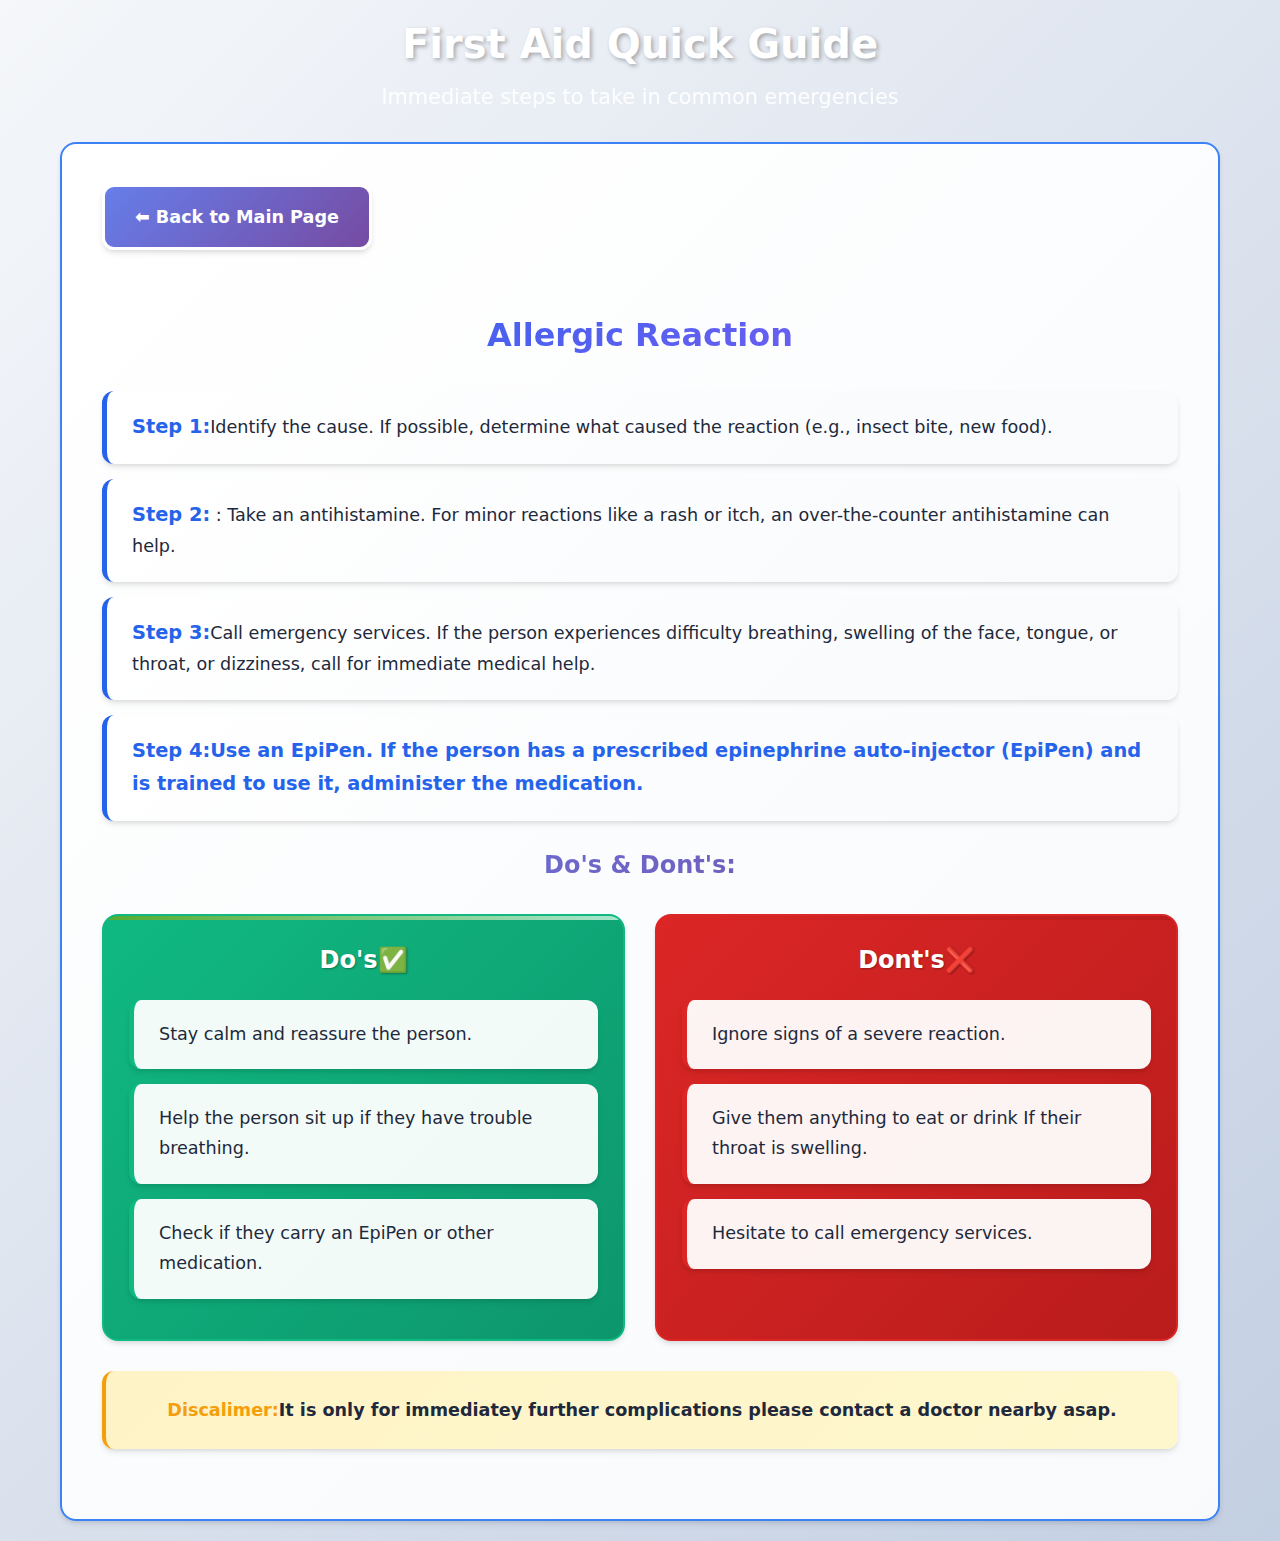
<file: webpro8.html>
<html>
    <head>
        <title>First Aid Guide</title>
        <link rel="stylesheet" type="text/css" href="pagescss.css">
    </head>
    <body>
        <div class="container">
        <header>   
        <h1>First Aid Quick Guide</h1>
        <p class="subtitle">Immediate steps to take in common emergencies</p>
        </header>
        <div class="content">
        <br><br>
        <a href="index.html" class="nav-button">⬅ Back to Main Page</a>
        <br><br>
        <h2>Allergic Reaction</h2>
        <!--Here we'll add some images for better understanding-->
        <ul>
            <li><b>Step 1:</b>Identify the cause. If possible, determine what caused the reaction (e.g., insect bite, new food).</li>
            <li><b>Step 2:</b> : Take an antihistamine. For minor reactions like a rash or itch, an over-the-counter antihistamine can help.</li>
            <li><b>Step 3:</b>Call emergency services. If the person experiences difficulty breathing, swelling of the face, tongue, or throat, or dizziness, call for immediate medical help.</li>
            <li><b>Step 4:Use an EpiPen. If the person has a prescribed epinephrine auto-injector (EpiPen) and is trained to use it, administer the medication.</li>
        </ul>
        <br><br>
        <h3>Do's & Dont's:</h3>
        <br>
        <div class="dos-donts">
            <div class="dos">
        <h5>Do's✅</h5>
        <ul>
            <li>Stay calm and reassure the person.</li>
            <li>Help the person sit up if they have trouble breathing.</li>
            <li>Check if they carry an EpiPen or other medication.</li>
        </ul>
        </div>
        <br>
        <div class="donts">
        <h5>Dont's❌</h5>
        <ul>
            <li>Ignore signs of a severe reaction.</li>
            <li>Give them anything to eat or drink If their throat is swelling.</li>
            <li>Hesitate to call emergency services.</li>
        </ul>
        </div>
        </div>
        <br><br>
        <div class="disclaimer">
        <p><strong>Discalimer:</strong>It is only for immediatey further complications please contact a doctor nearby  asap.</p>
        </div>
        </div>
        </div>
    </body>
</html>
</file>
<file: pagescss.css>
/* pagescss.css */
/* Enhanced Modern Color Palette - Matching Emergency Response Style */
:root {
    --primary: #2563eb;      /* Modern blue */
    --primary-dark: #1d4ed8;
    --primary-light: #3b82f6;
    --secondary: #dc2626;    /* Emergency red */
    --accent: #10b981;       /* Success green */
    --warning: #f59e0b;      /* Warning amber */
    --info: #8b5cf6;         /* Purple for additional accent */
    --teal: #14b8a6;         /* Teal for variety */
    --emergency-btn: #dc2626; /* Consistent emergency button color */
    --emergency-btn-hover: #b91c1c;
    --background: #f8fafc;   /* Light background */
    --surface: #ffffff;      /* Card background */
    --text-primary: #1e293b; /* Dark text */
    --text-secondary: #64748b;
    --text-light: #94a3b8;
    --border: #e2e8f0;
    --gradient-primary: linear-gradient(135deg, #667eea 0%, #764ba2 100%);
    --gradient-emergency: linear-gradient(135deg, #dc2626 0%, #b91c1c 100%);
    --gradient-success: linear-gradient(135deg, #56ab2f 0%, #a8e6cf 100%);
    --gradient-warning: linear-gradient(135deg, #f7971e 0%, #ffd200 100%);
    --shadow: 0 4px 6px -1px rgba(0, 0, 0, 0.1), 0 2px 4px -1px rgba(0, 0, 0, 0.06);
    --shadow-lg: 0 10px 15px -3px rgba(0, 0, 0, 0.1), 0 4px 6px -2px rgba(0, 0, 0, 0.05);
}

* {
    margin: 0;
    padding: 0;
    box-sizing: border-box;
}

body {
    font-family: 'Segoe UI', system-ui, -apple-system, sans-serif;
    background: linear-gradient(135deg, #f5f7fa 0%, #c3cfe2 100%);
    color: var(--text-primary);
    line-height: 1.6;
    min-height: 100vh;
    padding: 0;
    font-size: 16px;
}

.container {
    max-width: 1200px;
    margin: 0 auto;
    padding: 20px;
}

/* Header Styles */
header {
    text-align: center;
    margin-bottom: 30px;
}

.header-container {
    background: var(--gradient-primary);
    color: white;
    padding: 50px 25px;
    text-align: center;
    margin-bottom: 35px;
    position: relative;
    overflow: hidden;
    border-radius: 16px;
    box-shadow: var(--shadow-lg);
}

.header-container::before {
    content: '';
    position: absolute;
    top: 0;
    left: 0;
    right: 0;
    bottom: 0;
    background: url('data:image/svg+xml,<svg xmlns="http://www.w3.org/2000/svg" viewBox="0 0 100 100" preserveAspectRatio="none"><path d="M0,0 L100,0 L100,100 Z" fill="rgba(255,255,255,0.1)"/></svg>');
    background-size: cover;
}

h1 {
    color: white;
    font-size: 2.5rem;
    font-weight: 800;
    margin-bottom: 15px;
    position: relative;
    z-index: 1;
    text-shadow: 2px 2px 4px rgba(0,0,0,0.3);
    line-height: 1.2;
}

.subtitle {
    font-size: 1.3rem;
    opacity: 0.95;
    position: relative;
    z-index: 1;
    font-weight: 500;
    line-height: 1.4;
    color: white;
}

/* Back Button */
.back-button, .nav-button {
    display: inline-flex;
    align-items: center;
    gap: 10px;
    margin-bottom: 30px;
    padding: 16px 30px;
    background: var(--gradient-primary);
    color: white;
    text-decoration: none;
    border-radius: 12px;
    font-weight: 700;
    font-size: 1.1rem;
    transition: all 0.3s ease;
    box-shadow: var(--shadow);
    border: 3px solid white;
    text-align: center;
}

.back-button:hover, .nav-button:hover {
    transform: translateY(-3px);
    box-shadow: var(--shadow-lg);
    background: linear-gradient(135deg, #5a67d8 0%, #6b46c1 100%);
}

/* Content Area */
.content {
    background: linear-gradient(135deg, var(--surface) 0%, #f8fafc 100%);
    padding: 40px;
    border-radius: 16px;
    box-shadow: var(--shadow);
    margin-top: 20px;
    border: 2px solid var(--primary-light);
}

/* Section Headings */
h2 {
    color: var(--primary);
    font-size: 2rem;
    text-align: center;
    margin: 30px 0;
    font-weight: 700;
    background: linear-gradient(135deg, var(--primary) 0%, var(--info) 100%);
    -webkit-background-clip: text;
    background-clip: text;
    -webkit-text-fill-color: transparent;
    padding: 0 20px;
}

h3 {
    color: var(--primary);
    font-size: 1.5rem;
    text-align: center;
    margin: 25px 0;
    font-weight: 600;
    background: var(--gradient-primary);
    -webkit-background-clip: text;
    background-clip: text;
    -webkit-text-fill-color: transparent;
}

/* Steps List */
ul {
    list-style: none;
    padding: 0;
    margin: 25px 0;
}

ul li {
    background: linear-gradient(135deg, var(--surface) 0%, #f8fafc 100%);
    padding: 20px 25px;
    margin-bottom: 15px;
    border-radius: 12px;
    box-shadow: var(--shadow);
    border-left: 5px solid var(--primary);
    font-size: 1.1rem;
    line-height: 1.7;
    transition: all 0.3s ease;
    animation: fadeInUp 0.5s ease-out;
}

ul li:hover {
    transform: translateX(5px);
    box-shadow: var(--shadow-lg);
}

ul li b {
    color: var(--primary);
    font-size: 1.1em;
}

ul li:nth-child(1) { animation-delay: 0.1s; }
ul li:nth-child(2) { animation-delay: 0.2s; }
ul li:nth-child(3) { animation-delay: 0.3s; }
ul li:nth-child(4) { animation-delay: 0.4s; }

/* Do's and Don'ts Section */
.dos-donts {
    display: grid;
    grid-template-columns: 1fr 1fr;
    gap: 30px;
    margin: 30px 0;
}

.dos, .donts {
    padding: 25px;
    border-radius: 16px;
    box-shadow: var(--shadow);
    position: relative;
    overflow: hidden;
}

.dos {
    background: linear-gradient(135deg, var(--accent) 0%, #0d966c 100%);
    border: 2px solid var(--accent);
}

.dos::before {
    content: '';
    position: absolute;
    top: 0;
    left: 0;
    width: 100%;
    height: 4px;
    background: var(--gradient-success);
}

.donts {
    background: linear-gradient(135deg, var(--secondary) 0%, var(--emergency-btn-hover) 100%);
    border: 2px solid var(--secondary);
}

.donts::before {
    content: '';
    position: absolute;
    top: 0;
    left: 0;
    width: 100%;
    height: 4px;
    background: var(--gradient-emergency);
}

.dos h5, .donts h5 {
    color: white;
    font-size: 1.5rem;
    text-align: center;
    margin-bottom: 20px;
    font-weight: 700;
    text-shadow: 1px 1px 2px rgba(0,0,0,0.3);
}

.dos ul, .donts ul {
    margin: 0;
}

.dos ul li, .donts ul li {
    background: rgba(255, 255, 255, 0.95);
    border-left: 5px solid var(--accent);
    color: var(--text-primary);
    font-weight: 500;
}

.donts ul li {
    border-left: 5px solid var(--secondary);
}

.dos ul li:hover, .donts ul li:hover {
    background: var(--white);
    transform: translateX(5px);
}

/* Disclaimer */
.disclaimer {
    background: linear-gradient(135deg, #fef3c7 0%, #fef7cd 100%);
    padding: 25px;
    border-radius: 12px;
    box-shadow: var(--shadow);
    margin: 30px 0;
    border-left: 4px solid var(--warning);
    text-align: center;
}

.disclaimer p {
    color: var(--text-primary);
    font-size: 1.1rem;
    font-weight: 600;
    margin: 0;
}

.disclaimer strong {
    color: var(--warning);
}

/* Remove extra br spacing */
br {
    display: none;
}

/* Footer */
.footer {
    background: linear-gradient(135deg, #1e293b 0%, #334155 100%);
    color: white;
    padding: 50px 25px 25px;
    margin-top: 50px;
    position: relative;
}

.footer::before {
    content: '';
    position: absolute;
    top: 0;
    left: 0;
    right: 0;
    height: 4px;
    background: var(--gradient-primary);
}

.footer-container {
    display: grid;
    grid-template-columns: repeat(auto-fit, minmax(250px, 1fr));
    gap: 35px;
    max-width: 1200px;
    margin: 0 auto;
}

.footer h3 {
    color: var(--primary-light);
    margin-bottom: 20px;
    font-size: 1.3rem;
    font-weight: 700;
}

.footer-contact a {
    color: white;
    text-decoration: none;
    transition: all 0.3s ease;
    font-size: 1.1rem;
    display: block;
    margin-bottom: 8px;
}

.footer-contact a:hover {
    color: var(--accent);
    transform: translateX(5px);
}

.faq-links,
.legal-links {
    display: flex;
    flex-direction: column;
    gap: 12px;
}

.faq-link {
    color: var(--text-light);
    text-decoration: none;
    transition: all 0.3s ease;
    padding: 6px 0;
    font-size: 1rem;
}

.faq-link:hover {
    color: white;
    transform: translateX(8px);
    background: linear-gradient(90deg, rgba(59, 130, 246, 0.1), transparent);
    padding-left: 12px;
}

.social-icons {
    display: flex;
    gap: 20px;
    justify-content: center;
}

.social-icon {
    color: white;
    font-size: 1.8rem;
    transition: all 0.3s ease;
    background: rgba(255, 255, 255, 0.1);
    padding: 12px;
    border-radius: 12px;
}

.social-icon:hover {
    color: var(--primary-light);
    transform: translateY(-3px) scale(1.1);
    background: rgba(255, 255, 255, 0.2);
}

.footer-bottom {
    text-align: center;
    margin-top: 35px;
    padding-top: 25px;
    border-top: 1px solid rgba(255, 255, 255, 0.2);
    color: var(--text-light);
    font-size: 1rem;
}

/* FAQ Page Specific Styles */
.faq-container {
    max-width: 800px;
    margin: 0 auto;
    padding: 20px;
}

.faq-header {
    text-align: center;
    margin-bottom: 30px;
}

.faq-header h1 {
    background: var(--gradient-primary);
    color: white;
    padding: 25px;
    border-radius: 16px;
    box-shadow: var(--shadow-lg);
    border: 3px solid white;
    margin-bottom: 15px;
}

.faq-header p {
    background: linear-gradient(135deg, var(--accent) 0%, #0d966c 100%);
    color: white;
    padding: 20px;
    border-radius: 12px;
    box-shadow: var(--shadow);
    font-weight: 600;
    border: 2px solid var(--accent);
    font-size: 1.2rem;
}

.faq-item {
    margin-bottom: 15px;
    border-radius: 12px;
    overflow: hidden;
    background: var(--surface);
    box-shadow: var(--shadow);
    border: 2px solid var(--border);
}

.faq-question {
    background: var(--gradient-primary);
    color: white;
    padding: 20px;
    cursor: pointer;
    display: flex;
    justify-content: space-between;
    align-items: center;
    font-weight: 700;
    transition: all 0.3s ease;
    border: none;
    font-size: 1.1rem;
}

.faq-question:hover {
    background: linear-gradient(135deg, #5a67d8 0%, #6b46c1 100%);
}

.faq-question.active {
    background: linear-gradient(135deg, var(--accent) 0%, #0d966c 100%);
}

.faq-question i {
    transition: transform 0.3s ease;
    font-size: 1.2rem;
}

.faq-question.active i {
    transform: rotate(180deg);
}

.faq-answer {
    padding: 0 20px;
    max-height: 0;
    overflow: hidden;
    transition: max-height 0.3s ease-out, padding 0.3s ease-out;
    background: var(--surface);
    color: var(--text-primary);
}

.faq-answer.active {
    padding: 20px;
    max-height: 1000px;
    border-top: 3px solid var(--accent);
}

.faq-answer p {
    line-height: 1.6;
    margin-bottom: 15px;
    font-size: 1.1rem;
}

.faq-answer p:last-child {
    margin-bottom: 0;
}

/* Privacy Policy & Terms Specific Styles */
.privacy-container, .terms-container {
    max-width: 1000px;
    margin: 0 auto;
    padding: 20px;
}

.privacy-header, .terms-header {
    text-align: center;
    margin-bottom: 40px;
}

.privacy-content, .terms-content {
    background: linear-gradient(135deg, var(--surface) 0%, #f8fafc 100%);
    padding: 40px;
    border-radius: 16px;
    box-shadow: var(--shadow);
    line-height: 1.8;
    border: 2px solid var(--primary-light);
}

.privacy-section, .terms-section {
    margin-bottom: 30px;
}

.privacy-section h2, .terms-section h2 {
    color: var(--primary);
    margin-bottom: 15px;
    font-size: 1.5rem;
    border-bottom: 2px solid var(--accent);
    padding-bottom: 10px;
    text-align: left;
    background: none;
    -webkit-text-fill-color: var(--text-primary);
}

.privacy-section h3, .terms-section h3 {
    color: var(--accent);
    margin: 20px 0 10px 0;
    font-size: 1.2rem;
    text-align: left;
    background: none;
    -webkit-text-fill-color: var(--text-primary);
}

.privacy-section ul, .terms-section ul, .terms-section ol {
    margin: 15px 0;
    padding-left: 30px;
}

.privacy-section li, .terms-section li {
    margin-bottom: 8px;
}

.warning-box {
    background: linear-gradient(135deg, #fef3c7 0%, #fef7cd 100%);
    color: var(--text-primary);
    padding: 20px;
    border-radius: 10px;
    margin: 20px 0;
    border: 2px solid var(--warning);
    font-weight: 600;
}

.emergency-notice {
    background: var(--gradient-emergency);
    color: white;
    padding: 25px;
    border-radius: 12px;
    margin: 25px 0;
    border: 3px solid white;
    text-align: center;
    font-weight: 700;
    font-size: 1.1rem;
}

.last-updated {
    text-align: center;
    color: var(--text-secondary);
    font-style: italic;
    margin-top: 30px;
    padding-top: 20px;
    border-top: 1px solid var(--border);
}

/* Enhanced Animations */
@keyframes fadeInUp {
    from {
        opacity: 0;
        transform: translateY(30px);
    }
    to {
        opacity: 1;
        transform: translateY(0);
    }
}

.content {
    animation: fadeInUp 0.6s ease-out;
}

.dos-donts {
    animation: fadeInUp 0.8s ease-out;
}

/* Custom scrollbar */
::-webkit-scrollbar {
    width: 8px;
}

::-webkit-scrollbar-track {
    background: linear-gradient(180deg, #e2e8f0 0%, #cbd5e1 100%);
    border-radius: 4px;
}

::-webkit-scrollbar-thumb {
    background: var(--gradient-primary);
    border-radius: 4px;
    border: 2px solid #e2e8f0;
}

::-webkit-scrollbar-thumb:hover {
    background: var(--primary-dark);
}

/* Enhanced Responsive Design */
@media (max-width: 768px) {
    body {
        padding: 15px;
        font-size: 17px;
    }

    .container {
        padding: 15px;
    }

    .header-container {
        padding: 40px 20px;
        margin-bottom: 30px;
    }

    h1 {
        font-size: 2.2rem;
    }

    .subtitle {
        font-size: 1.2rem;
    }

    .content, .privacy-content, .terms-content {
        padding: 25px;
    }

    .dos-donts {
        grid-template-columns: 1fr;
        gap: 20px;
    }

    h2 {
        font-size: 1.8rem;
    }

    h3 {
        font-size: 1.5rem;
    }

    ul li {
        padding: 15px 20px;
        font-size: 1rem;
    }

    .back-button, .nav-button {
        padding: 14px 25px;
        font-size: 1rem;
    }

    .footer-container {
        grid-template-columns: 1fr;
        gap: 30px;
        text-align: center;
    }

    .footer {
        padding: 40px 20px 20px;
        margin-top: 40px;
    }

    .faq-container, .privacy-container, .terms-container {
        padding: 15px;
    }

    .faq-header h1, .privacy-header h1, .terms-header h1 {
        font-size: 2rem;
        padding: 20px;
    }

    .faq-header p, .privacy-header p, .terms-header p {
        font-size: 1.1rem;
        padding: 15px;
    }

    .faq-question {
        padding: 15px;
        font-size: 1rem;
    }

    .faq-answer {
        padding: 0 15px;
    }

    .faq-answer.active {
        padding: 15px;
    }

    .emergency-notice {
        padding: 20px;
        font-size: 1rem;
    }
}

@media (max-width: 480px) {
    body {
        font-size: 18px;
    }

    .header-container {
        padding: 35px 15px;
    }

    h1 {
        font-size: 2rem;
        line-height: 1.3;
    }

    .subtitle {
        font-size: 1.1rem;
        line-height: 1.4;
    }

    .content, .privacy-content, .terms-content {
        padding: 20px;
    }

    h2 {
        font-size: 1.6rem;
    }

    h3 {
        font-size: 1.3rem;
    }

    .back-button, .nav-button {
        padding: 12px 20px;
        font-size: 1rem;
    }

    ul li {
        padding: 12px 15px;
        font-size: 1rem;
    }

    .footer {
        padding: 35px 15px 15px;
        margin-top: 35px;
    }

    .social-icons {
        gap: 15px;
    }

    .social-icon {
        font-size: 1.6rem;
        padding: 10px;
    }

    .faq-header h1, .privacy-header h1, .terms-header h1 {
        font-size: 1.8rem;
        padding: 15px;
    }

    .faq-header p, .privacy-header p, .terms-header p {
        font-size: 1rem;
        padding: 12px;
    }

    .faq-question {
        padding: 12px;
        font-size: 0.95rem;
    }

    .faq-answer p {
        font-size: 1rem;
    }

    .emergency-notice {
        padding: 15px;
        font-size: 0.9rem;
    }
}

/* Touch device optimizations */
@media (hover: none) and (pointer: coarse) {
    .back-button:hover, .nav-button:hover {
        transform: none;
    }
    
    ul li:hover {
        transform: none;
    }
    
    .social-icon:hover {
        transform: none;
    }

    /* Increase touch targets for mobile */
    .back-button, .nav-button, ul li {
        min-height: 44px;
    }
}

/* Reduced motion support */
@media (prefers-reduced-motion: reduce) {
    * {
        animation-duration: 0.01ms !important;
        animation-iteration-count: 1 !important;
        transition-duration: 0.01ms !important;
    }
}
</file>
